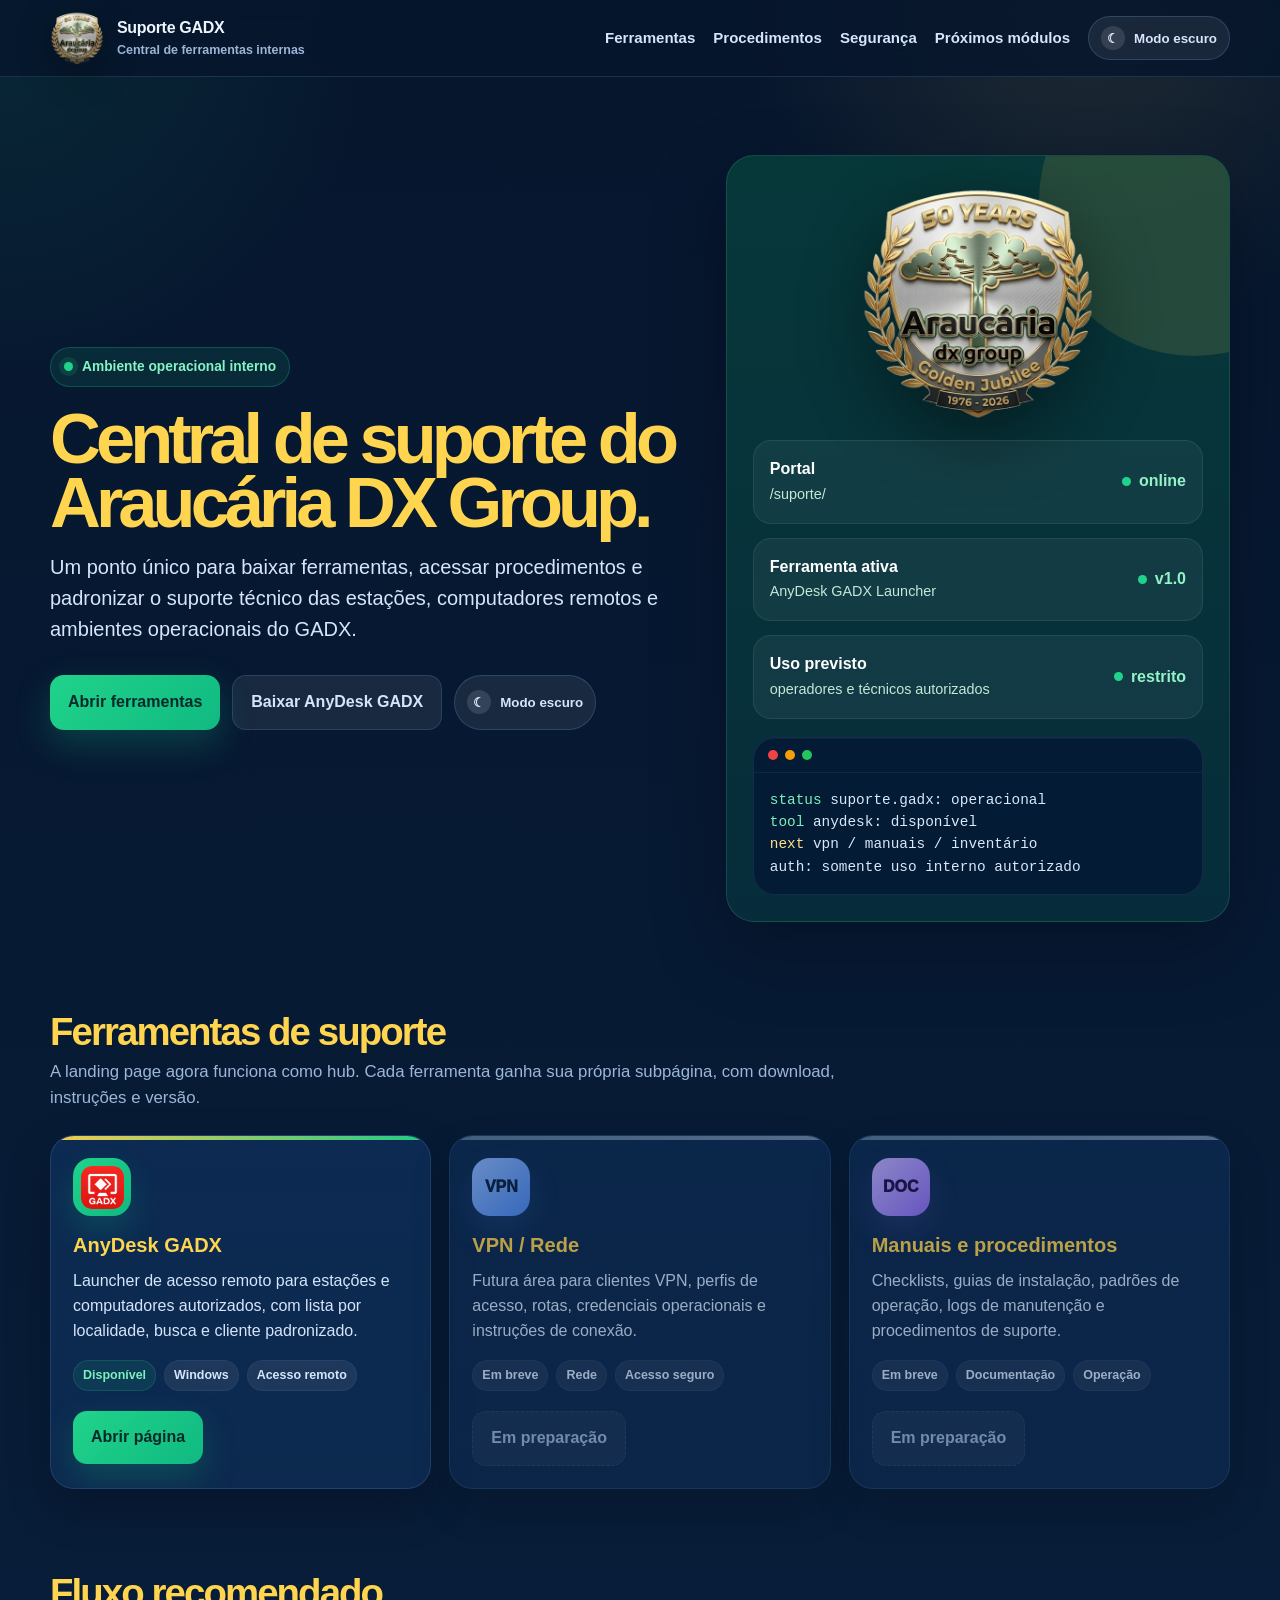
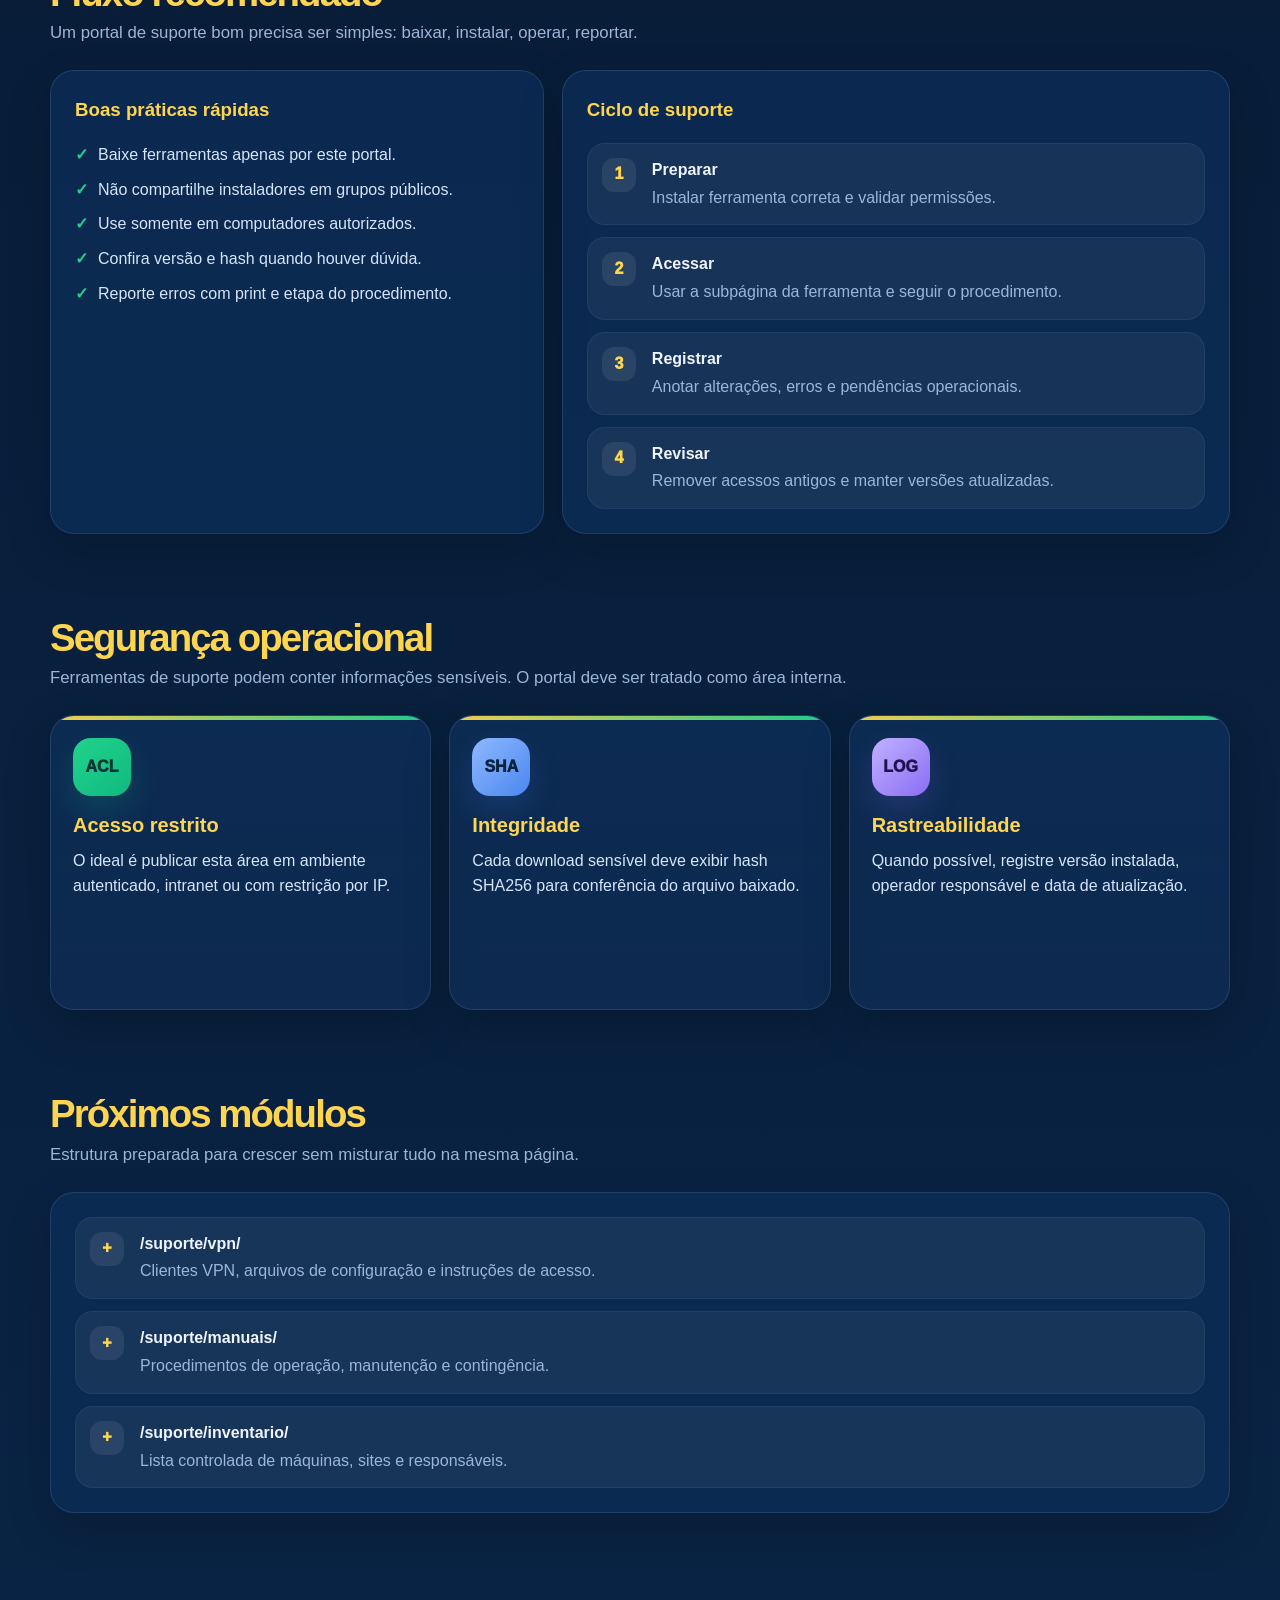
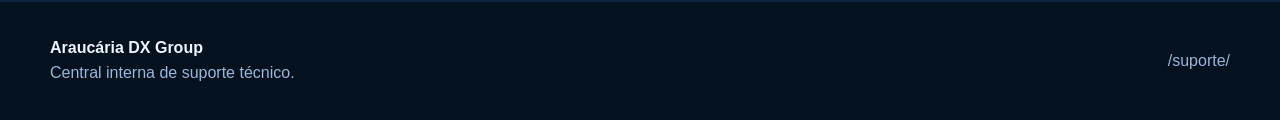
<file: portal/index.html>
<!doctype html>
<html lang="pt-BR" data-default-theme="dark">
<head>
  <meta charset="utf-8">
  <meta name="viewport" content="width=device-width, initial-scale=1">
  <title>Suporte GADX</title>
  <meta name="description" content="Portal de suporte do Araucária DX Group. Ferramentas, downloads e instruções para suporte interno.">
  <link rel="icon" href="assets/img/favicon.ico">
  <link rel="stylesheet" href="assets/css/support-dark.css">
</head>
<body>
  <header class="topbar">
    <div class="container nav">
      <a class="brand" href="./">
        <img class="brand-logo" src="assets/img/logo-gadx.png" alt="Araucária DX Group">
        <div>
          Suporte GADX
          <small>Central de ferramentas internas</small>
        </div>
      </a>
      <nav class="navlinks" aria-label="Navegação">
        <a href="#ferramentas">Ferramentas</a>
        <a href="#procedimentos">Procedimentos</a>
        <a href="#seguranca">Segurança</a>
        <a href="#proximos">Próximos módulos</a>
        <button class="theme-toggle" type="button" data-theme-toggle aria-pressed="true">
          <span class="theme-toggle-icon" data-theme-icon>☾</span>
          <span data-theme-label>Modo escuro</span>
        </button>
      </nav>
    </div>
  </header>

  <main>
    <section class="hero">
      <div class="container hero-grid">
        <div>
          <span class="badge">Ambiente operacional interno</span>
          <h1>Central de <span class="gradient-word">suporte</span> do Araucária DX Group.</h1>
          <p class="lead">
            Um ponto único para baixar ferramentas, acessar procedimentos e padronizar o suporte técnico
            das estações, computadores remotos e ambientes operacionais do GADX.
          </p>
          <div class="hero-actions">
            <a class="btn btn-primary" href="#ferramentas">Abrir ferramentas</a>
            <a class="btn btn-secondary" href="anydesk/">Baixar AnyDesk GADX</a>
            <button class="theme-toggle" type="button" data-theme-toggle aria-pressed="true">
              <span class="theme-toggle-icon" data-theme-icon>☾</span>
              <span data-theme-label>Modo escuro</span>
            </button>
          </div>
        </div>

        <aside class="hero-panel" aria-label="Status operacional">
          <div class="logo-showcase">
            <img src="assets/img/logo-gadx.png" alt="Logo Araucária DX Group">
          </div>
          <div class="status-card">
            <div class="status-row">
              <div>
                <strong>Portal</strong>
                <span>/suporte/</span>
              </div>
              <div class="status-value">online</div>
            </div>

            <div class="status-row">
              <div>
                <strong>Ferramenta ativa</strong>
                <span>AnyDesk GADX Launcher</span>
              </div>
              <div class="status-value">v1.0</div>
            </div>

            <div class="status-row">
              <div>
                <strong>Uso previsto</strong>
                <span>operadores e técnicos autorizados</span>
              </div>
              <div class="status-value">restrito</div>
            </div>
          </div>

          <div class="terminal">
            <div class="terminal-head">
              <div class="dot"></div><div class="dot"></div><div class="dot"></div>
            </div>
            <div class="terminal-body">
              <div><span class="ok">status</span> suporte.gadx: operacional</div>
              <div><span class="ok">tool</span> anydesk: disponível</div>
              <div><span class="warn">next</span> vpn / manuais / inventário</div>
              <div>auth: somente uso interno autorizado</div>
            </div>
          </div>
        </aside>
      </div>
    </section>

    <section id="ferramentas">
      <div class="container">
        <div class="section-head">
          <h2>Ferramentas de suporte</h2>
          <p>A landing page agora funciona como hub. Cada ferramenta ganha sua própria subpágina, com download, instruções e versão.</p>
        </div>

        <div class="tools-grid">
          <article class="tool-card">
            <div class="tool-icon"><img src="assets/img/gadx-anydesk-icon.png" alt=""></div>
            <h3>AnyDesk GADX</h3>
            <p>Launcher de acesso remoto para estações e computadores autorizados, com lista por localidade, busca e cliente padronizado.</p>
            <div class="tool-meta">
              <span class="pill green">Disponível</span>
              <span class="pill">Windows</span>
              <span class="pill">Acesso remoto</span>
            </div>
            <a class="btn btn-primary" href="anydesk/">Abrir página</a>
          </article>

          <article class="tool-card disabled">
            <div class="tool-icon blue">VPN</div>
            <h3>VPN / Rede</h3>
            <p>Futura área para clientes VPN, perfis de acesso, rotas, credenciais operacionais e instruções de conexão.</p>
            <div class="tool-meta">
              <span class="pill">Em breve</span>
              <span class="pill">Rede</span>
              <span class="pill">Acesso seguro</span>
            </div>
            <span class="btn btn-muted">Em preparação</span>
          </article>

          <article class="tool-card disabled">
            <div class="tool-icon purple">DOC</div>
            <h3>Manuais e procedimentos</h3>
            <p>Checklists, guias de instalação, padrões de operação, logs de manutenção e procedimentos de suporte.</p>
            <div class="tool-meta">
              <span class="pill">Em breve</span>
              <span class="pill">Documentação</span>
              <span class="pill">Operação</span>
            </div>
            <span class="btn btn-muted">Em preparação</span>
          </article>
        </div>
      </div>
    </section>

    <section id="procedimentos">
      <div class="container">
        <div class="section-head">
          <h2>Fluxo recomendado</h2>
          <p>Um portal de suporte bom precisa ser simples: baixar, instalar, operar, reportar.</p>
        </div>

        <div class="panel-grid">
          <div class="panel">
            <h3>Boas práticas rápidas</h3>
            <ul class="checklist">
              <li>Baixe ferramentas apenas por este portal.</li>
              <li>Não compartilhe instaladores em grupos públicos.</li>
              <li>Use somente em computadores autorizados.</li>
              <li>Confira versão e hash quando houver dúvida.</li>
              <li>Reporte erros com print e etapa do procedimento.</li>
            </ul>
          </div>

          <div class="panel">
            <h3>Ciclo de suporte</h3>
            <div class="roadmap">
              <div class="roadmap-item">
                <div class="num">1</div>
                <div><strong>Preparar</strong><p>Instalar ferramenta correta e validar permissões.</p></div>
              </div>
              <div class="roadmap-item">
                <div class="num">2</div>
                <div><strong>Acessar</strong><p>Usar a subpágina da ferramenta e seguir o procedimento.</p></div>
              </div>
              <div class="roadmap-item">
                <div class="num">3</div>
                <div><strong>Registrar</strong><p>Anotar alterações, erros e pendências operacionais.</p></div>
              </div>
              <div class="roadmap-item">
                <div class="num">4</div>
                <div><strong>Revisar</strong><p>Remover acessos antigos e manter versões atualizadas.</p></div>
              </div>
            </div>
          </div>
        </div>
      </div>
    </section>

    <section id="seguranca">
      <div class="container">
        <div class="section-head">
          <h2>Segurança operacional</h2>
          <p>Ferramentas de suporte podem conter informações sensíveis. O portal deve ser tratado como área interna.</p>
        </div>

        <div class="tools-grid">
          <article class="tool-card">
            <div class="tool-icon">ACL</div>
            <h3>Acesso restrito</h3>
            <p>O ideal é publicar esta área em ambiente autenticado, intranet ou com restrição por IP.</p>
          </article>

          <article class="tool-card">
            <div class="tool-icon blue">SHA</div>
            <h3>Integridade</h3>
            <p>Cada download sensível deve exibir hash SHA256 para conferência do arquivo baixado.</p>
          </article>

          <article class="tool-card">
            <div class="tool-icon purple">LOG</div>
            <h3>Rastreabilidade</h3>
            <p>Quando possível, registre versão instalada, operador responsável e data de atualização.</p>
          </article>
        </div>
      </div>
    </section>

    <section id="proximos">
      <div class="container">
        <div class="section-head">
          <h2>Próximos módulos</h2>
          <p>Estrutura preparada para crescer sem misturar tudo na mesma página.</p>
        </div>

        <div class="panel">
          <div class="roadmap">
            <div class="roadmap-item">
              <div class="num">+</div>
              <div><strong>/suporte/vpn/</strong><p>Clientes VPN, arquivos de configuração e instruções de acesso.</p></div>
            </div>
            <div class="roadmap-item">
              <div class="num">+</div>
              <div><strong>/suporte/manuais/</strong><p>Procedimentos de operação, manutenção e contingência.</p></div>
            </div>
            <div class="roadmap-item">
              <div class="num">+</div>
              <div><strong>/suporte/inventario/</strong><p>Lista controlada de máquinas, sites e responsáveis.</p></div>
            </div>
          </div>
        </div>
      </div>
    </section>
  </main>

  <footer class="footer">
    <div class="container footer-grid">
      <div><strong>Araucária DX Group</strong><br>Central interna de suporte técnico.</div>
      <div>/suporte/</div>
    </div>
  </footer>
  <script src="assets/js/theme.js"></script>
</body>
</html>
</file>
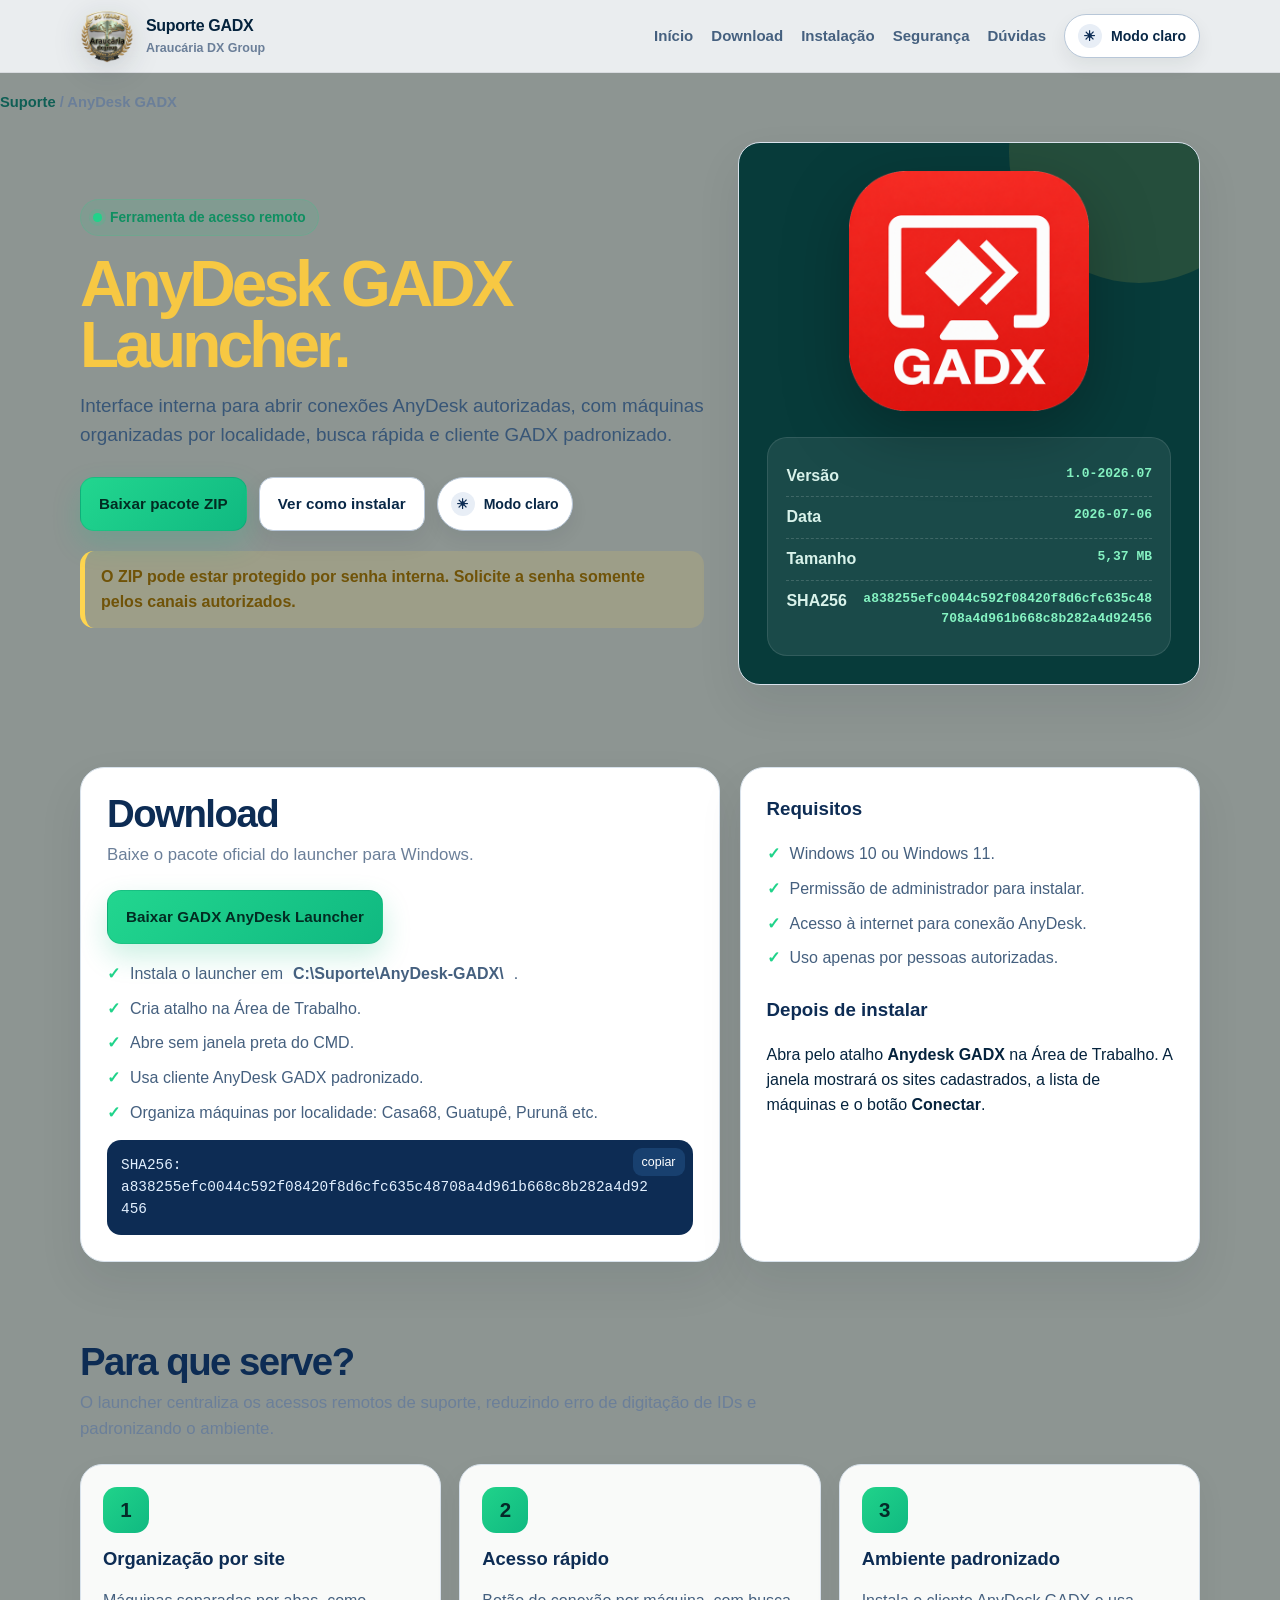
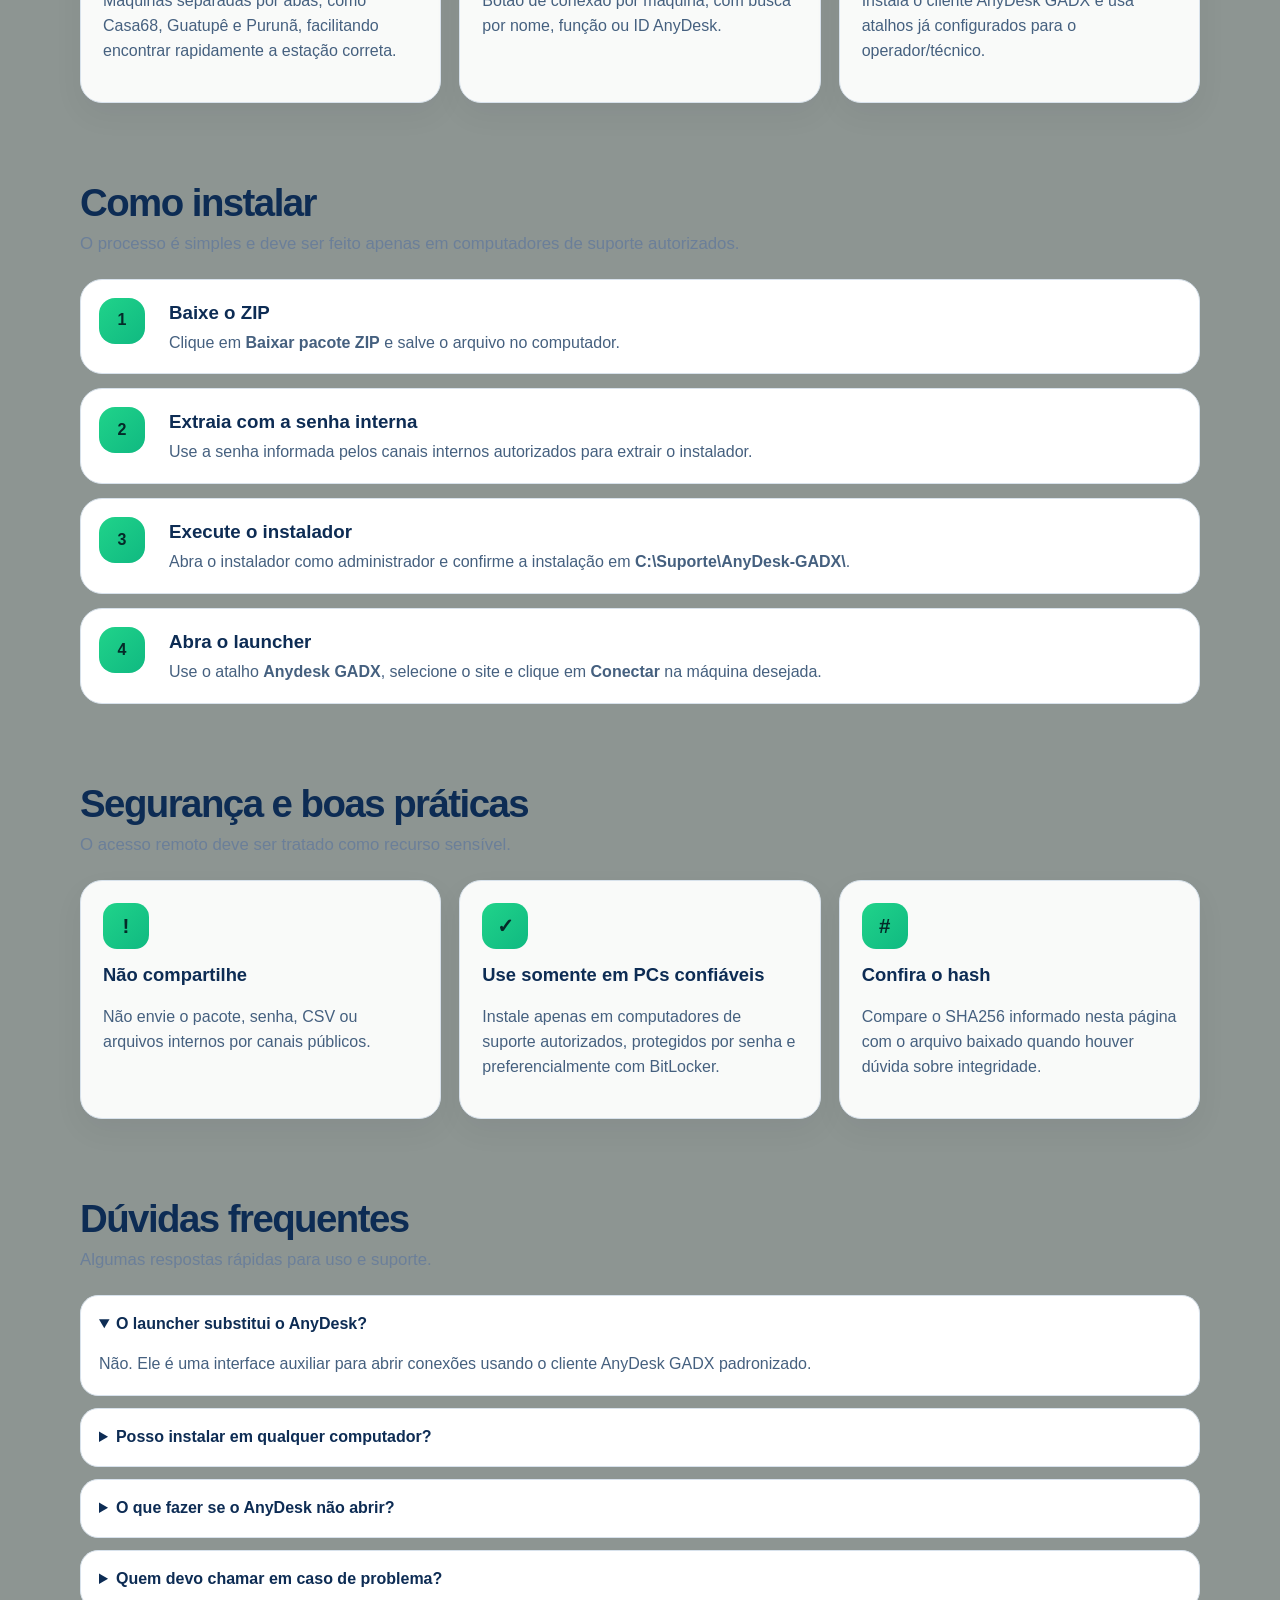
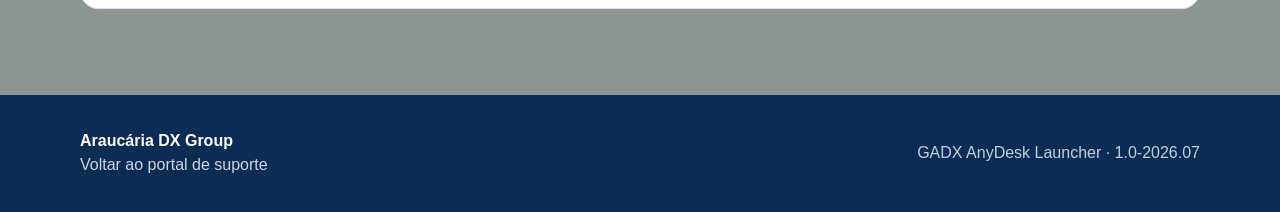
<file: portal/anydesk/index.html>
<!doctype html>
<html lang="pt-BR" data-default-theme="light">
<head>
  <meta charset="utf-8">
  <meta name="viewport" content="width=device-width, initial-scale=1">
  <title>AnyDesk GADX | Suporte GADX</title>
  <meta name="description" content="Download e instruções do AnyDesk GADX Launcher.">
  <link rel="icon" href="../assets/img/favicon.ico">
  <link rel="stylesheet" href="../assets/css/support.css">
</head>
<body>
  <header class="topbar">
    <div class="container nav">
      <a class="brand" href="../">
        <img class="brand-logo" src="../assets/img/logo-gadx.png" alt="Araucária DX Group">
        <div>
          Suporte GADX
          <small>Araucária DX Group</small>
        </div>
      </a>
      <nav class="navlinks" aria-label="Navegação">
        <a href="../">Início</a>
        <a href="#download">Download</a>
        <a href="#como-instalar">Instalação</a>
        <a href="#seguranca">Segurança</a>
        <a href="#duvidas">Dúvidas</a>
        <button class="theme-toggle" type="button" data-theme-toggle aria-pressed="false">
          <span class="theme-toggle-icon" data-theme-icon>☀</span>
          <span data-theme-label>Modo claro</span>
        </button>
      </nav>
    </div>
  </header>

  <main>
    <div class="container breadcrumb">
      <a href="../">Suporte</a> / AnyDesk GADX
    </div>

    <section class="hero">
      <div class="container hero-grid">
        <div>
          <span class="badge">Ferramenta de acesso remoto</span>
          <h1>AnyDesk GADX Launcher.</h1>
          <p class="lead">
            Interface interna para abrir conexões AnyDesk autorizadas, com máquinas organizadas por localidade,
            busca rápida e cliente GADX padronizado.
          </p>
          <div class="hero-actions">
            <a id="downloadButton" class="btn btn-primary" href="downloads/GADX-AnyDesk-Launcher-Setup.zip" download>Baixar pacote ZIP</a>
            <a class="btn btn-secondary" href="#como-instalar">Ver como instalar</a>
            <button class="theme-toggle" type="button" data-theme-toggle aria-pressed="false">
              <span class="theme-toggle-icon" data-theme-icon>☀</span>
              <span data-theme-label>Modo claro</span>
            </button>
          </div>
          <div class="warning">
            O ZIP pode estar protegido por senha interna. Solicite a senha somente pelos canais autorizados.
          </div>
        </div>

        <aside class="hero-card">
          <div class="app-preview">
            <img src="../assets/img/gadx-anydesk-icon.png" alt="Ícone do GADX AnyDesk Launcher">
          </div>
          <div class="version-box">
            <div class="version-row"><strong>Versão</strong><code id="appVersion">1.0-2026.07</code></div>
            <div class="version-row"><strong>Data</strong><code id="releaseDate">2026-07-06</code></div>
            <div class="version-row"><strong>Tamanho</strong><code id="installerSize">5,37 MB</code></div>
            <div class="version-row"><strong>SHA256</strong><code id="sha256Value">carregando...</code></div>
          </div>
        </aside>
      </div>
    </section>

    <section id="download">
      <div class="container download-panel">
        <div class="panel">
          <div class="section-head">
            <h2>Download</h2>
            <p>Baixe o pacote oficial do launcher para Windows.</p>
          </div>
          <a id="downloadButton2" class="btn btn-primary" href="downloads/GADX-AnyDesk-Launcher-Setup.zip" download>Baixar GADX AnyDesk Launcher</a>

          <ul class="checklist">
            <li>Instala o launcher em <strong>C:\Suporte\AnyDesk-GADX\</strong>.</li>
            <li>Cria atalho na Área de Trabalho.</li>
            <li>Abre sem janela preta do CMD.</li>
            <li>Usa cliente AnyDesk GADX padronizado.</li>
            <li>Organiza máquinas por localidade: Casa68, Guatupê, Purunã etc.</li>
          </ul>

          <div class="codebox">
            <button class="copy-btn" data-copy="#sha256Inline">copiar</button>
            SHA256: <span id="sha256Inline">carregando...</span>
          </div>
        </div>

        <div class="panel">
          <h3>Requisitos</h3>
          <ul class="checklist">
            <li>Windows 10 ou Windows 11.</li>
            <li>Permissão de administrador para instalar.</li>
            <li>Acesso à internet para conexão AnyDesk.</li>
            <li>Uso apenas por pessoas autorizadas.</li>
          </ul>

          <h3 style="margin-top: 24px;">Depois de instalar</h3>
          <p>
            Abra pelo atalho <strong>Anydesk GADX</strong> na Área de Trabalho.
            A janela mostrará os sites cadastrados, a lista de máquinas e o botão <strong>Conectar</strong>.
          </p>
        </div>
      </div>
    </section>

    <section id="para-que-serve">
      <div class="container">
        <div class="section-head">
          <h2>Para que serve?</h2>
          <p>O launcher centraliza os acessos remotos de suporte, reduzindo erro de digitação de IDs e padronizando o ambiente.</p>
        </div>

        <div class="cards">
          <article class="card">
            <div class="card-icon">1</div>
            <h3>Organização por site</h3>
            <p>Máquinas separadas por abas, como Casa68, Guatupê e Purunã, facilitando encontrar rapidamente a estação correta.</p>
          </article>

          <article class="card">
            <div class="card-icon">2</div>
            <h3>Acesso rápido</h3>
            <p>Botão de conexão por máquina, com busca por nome, função ou ID AnyDesk.</p>
          </article>

          <article class="card">
            <div class="card-icon">3</div>
            <h3>Ambiente padronizado</h3>
            <p>Instala o cliente AnyDesk GADX e usa atalhos já configurados para o operador/técnico.</p>
          </article>
        </div>
      </div>
    </section>

    <section id="como-instalar">
      <div class="container">
        <div class="section-head">
          <h2>Como instalar</h2>
          <p>O processo é simples e deve ser feito apenas em computadores de suporte autorizados.</p>
        </div>

        <div class="steps">
          <div class="step"><div><h3>Baixe o ZIP</h3><p>Clique em <strong>Baixar pacote ZIP</strong> e salve o arquivo no computador.</p></div></div>
          <div class="step"><div><h3>Extraia com a senha interna</h3><p>Use a senha informada pelos canais internos autorizados para extrair o instalador.</p></div></div>
          <div class="step"><div><h3>Execute o instalador</h3><p>Abra o instalador como administrador e confirme a instalação em <strong>C:\Suporte\AnyDesk-GADX\</strong>.</p></div></div>
          <div class="step"><div><h3>Abra o launcher</h3><p>Use o atalho <strong>Anydesk GADX</strong>, selecione o site e clique em <strong>Conectar</strong> na máquina desejada.</p></div></div>
        </div>
      </div>
    </section>

    <section id="seguranca">
      <div class="container">
        <div class="section-head">
          <h2>Segurança e boas práticas</h2>
          <p>O acesso remoto deve ser tratado como recurso sensível.</p>
        </div>

        <div class="cards">
          <article class="card">
            <div class="card-icon">!</div>
            <h3>Não compartilhe</h3>
            <p>Não envie o pacote, senha, CSV ou arquivos internos por canais públicos.</p>
          </article>

          <article class="card">
            <div class="card-icon">✓</div>
            <h3>Use somente em PCs confiáveis</h3>
            <p>Instale apenas em computadores de suporte autorizados, protegidos por senha e preferencialmente com BitLocker.</p>
          </article>

          <article class="card">
            <div class="card-icon">#</div>
            <h3>Confira o hash</h3>
            <p>Compare o SHA256 informado nesta página com o arquivo baixado quando houver dúvida sobre integridade.</p>
          </article>
        </div>
      </div>
    </section>

    <section id="duvidas">
      <div class="container">
        <div class="section-head">
          <h2>Dúvidas frequentes</h2>
          <p>Algumas respostas rápidas para uso e suporte.</p>
        </div>

        <div class="accordion">
          <details open>
            <summary>O launcher substitui o AnyDesk?</summary>
            <p>Não. Ele é uma interface auxiliar para abrir conexões usando o cliente AnyDesk GADX padronizado.</p>
          </details>
          <details>
            <summary>Posso instalar em qualquer computador?</summary>
            <p>Não. A instalação deve ser feita somente em equipamentos autorizados para suporte interno.</p>
          </details>
          <details>
            <summary>O que fazer se o AnyDesk não abrir?</summary>
            <p>Verifique se o instalador foi concluído, se o Windows não bloqueou o arquivo e se existe conexão com a internet.</p>
          </details>
          <details>
            <summary>Quem devo chamar em caso de problema?</summary>
            <p>Entre em contato com o suporte interno: <strong id="supportContact">suporte@araucariadx.com</strong>.</p>
          </details>
        </div>
      </div>
    </section>
  </main>

  <footer class="footer">
    <div class="container footer-grid">
      <div>
        <strong id="organization">Araucária DX Group</strong><br>
        <a href="../" style="color:#cbd5e1;text-decoration:none;">Voltar ao portal de suporte</a>
      </div>
      <div>
        <span id="appName">GADX AnyDesk Launcher</span> · <span id="appVersionFooter">v1.0</span>
      </div>
    </div>
  </footer>

  <script src="../assets/js/theme.js"></script>
  <script src="assets/js/config.js"></script>
  <script src="assets/js/anydesk.js"></script>
</body>
</html>
</file>
<file: portal/assets/css/support-dark.css>
:root {
  --bg: #071a33;
  --bg-2: #0a2445;
  --panel: rgba(14, 43, 82, .92);
  --panel-2: rgba(21, 58, 106, .78);
  --line: rgba(92, 133, 186, .28);
  --text: #eef5ff;
  --muted: #9cb6d8;
  --soft: #d6e5fb;

  --yellow: #ffd54f;
  --yellow-deep: #f7c843;
  --green: #20d38a;
  --green-deep: #10b981;
  --teal: #073b3a;
  --hero-dark: #06393a;
  --navy: #0d2c54;
  --navy-2: #123865;
  --shadow: 0 28px 70px rgba(1, 7, 18, .34);
  --radius: 24px;
}

* { box-sizing: border-box; }
html { scroll-behavior: smooth; }

body {
  margin: 0;
  color: var(--text);
  font-family: Inter, Segoe UI, Roboto, Arial, sans-serif;
  line-height: 1.55;
  background:
    radial-gradient(circle at top left, rgba(32, 211, 138, .10), transparent 24rem),
    radial-gradient(circle at 85% 0%, rgba(255, 213, 79, .10), transparent 22rem),
    linear-gradient(180deg, #06162d 0%, #0a2445 100%);
}

a { color: inherit; }
.container { width: min(1180px, calc(100% - 40px)); margin: 0 auto; }

.topbar {
  position: sticky;
  top: 0;
  z-index: 20;
  backdrop-filter: blur(14px);
  background: rgba(6, 22, 45, .84);
  border-bottom: 1px solid rgba(92, 133, 186, .24);
}

.nav {
  min-height: 76px;
  display: flex;
  align-items: center;
  justify-content: space-between;
  gap: 16px;
}

.brand {
  display: flex;
  align-items: center;
  gap: 13px;
  font-weight: 900;
  letter-spacing: -.02em;
  text-decoration: none;
  color: var(--text);
}

.brand small {
  display: block;
  color: var(--muted);
  font-weight: 650;
  font-size: .78rem;
  letter-spacing: 0;
}

.brand-logo {
  width: 54px;
  height: 54px;
  object-fit: contain;
  filter: drop-shadow(0 10px 18px rgba(0,0,0,.35));
}

.navlinks {
  display: flex;
  align-items: center;
  gap: 18px;
  color: var(--soft);
  font-size: .94rem;
  font-weight: 750;
}

.navlinks a {
  text-decoration: none;
  color: var(--soft);
}

.navlinks a:hover { color: var(--yellow); }

.theme-toggle {
  display: inline-flex;
  align-items: center;
  gap: 9px;
  min-width: 136px;
  justify-content: center;
  border: 1px solid rgba(92,133,186,.32);
  border-radius: 999px;
  padding: 9px 12px;
  background: rgba(255,255,255,.07);
  color: var(--soft);
  font-weight: 850;
  cursor: pointer;
  transition: .18s ease;
}

.theme-toggle:hover {
  color: #fff;
  background: rgba(255,255,255,.10);
  transform: translateY(-1px);
}

.theme-toggle-icon {
  display: inline-grid;
  place-items: center;
  width: 24px;
  height: 24px;
  border-radius: 999px;
  background: rgba(255,255,255,.12);
}

.hero { padding: 78px 0 48px; }

.hero-grid {
  display: grid;
  grid-template-columns: 1.12fr .88fr;
  gap: 34px;
  align-items: center;
}

.badge {
  display: inline-flex;
  align-items: center;
  gap: 9px;
  padding: 8px 13px;
  border: 1px solid rgba(32,211,138,.24);
  border-radius: 999px;
  background: rgba(32,211,138,.10);
  color: #85f3c2;
  font-weight: 850;
  font-size: .86rem;
}

.badge::before {
  content: "";
  width: 9px;
  height: 9px;
  border-radius: 50%;
  background: var(--green);
  box-shadow: 0 0 0 5px rgba(32,211,138,.13);
}

h1 {
  margin: 20px 0 16px;
  max-width: 900px;
  font-size: clamp(2.45rem, 5.5vw, 5.6rem);
  line-height: .92;
  letter-spacing: -.07em;
  color: var(--yellow);
}

.gradient-word {
  color: var(--yellow);
}

.lead {
  margin: 0;
  max-width: 760px;
  color: var(--soft);
  font-size: clamp(1.05rem, 1.8vw, 1.25rem);
}

.hero-actions {
  display: flex;
  flex-wrap: wrap;
  gap: 12px;
  margin-top: 30px;
}

.btn {
  display: inline-flex;
  align-items: center;
  justify-content: center;
  gap: 10px;
  border: 0;
  border-radius: 14px;
  padding: 14px 18px;
  cursor: pointer;
  text-decoration: none;
  font-weight: 900;
  transition: .18s ease;
}

.btn:hover { transform: translateY(-1px); }

.btn-primary {
  color: #052a29;
  background: linear-gradient(135deg, var(--green), var(--green-deep));
  box-shadow: 0 14px 34px rgba(16,185,129,.25);
}

.btn-secondary {
  color: var(--soft);
  background: rgba(255,255,255,.07);
  border: 1px solid rgba(92,133,186,.26);
}

.btn-muted {
  color: var(--muted);
  background: rgba(255,255,255,.05);
  border: 1px dashed rgba(92,133,186,.20);
  cursor: not-allowed;
}

.hero-panel {
  position: relative;
  min-height: 430px;
  padding: 26px;
  border-radius: 28px;
  background: linear-gradient(180deg, rgba(7,58,58,.94), rgba(7,47,60,.90));
  border: 1px solid rgba(82, 205, 146, .18);
  box-shadow: var(--shadow);
  overflow: hidden;
}

.hero-panel::before {
  content: "";
  position: absolute;
  width: 310px;
  height: 310px;
  right: -120px;
  top: -110px;
  border-radius: 50%;
  background: rgba(255,213,79,.12);
}

.logo-showcase {
  position: relative;
  display: grid;
  place-items: center;
  min-height: 210px;
  margin-bottom: 18px;
}

.logo-showcase::before {
  content: "";
  position: absolute;
  width: 230px;
  height: 230px;
  border-radius: 50%;
  background: radial-gradient(circle, rgba(255,255,255,.12), transparent 66%);
}

.logo-showcase img {
  position: relative;
  width: min(240px, 78%);
  height: auto;
  filter: drop-shadow(0 22px 35px rgba(0,0,0,.45));
}

.status-card {
  position: relative;
  display: grid;
  gap: 14px;
}

.status-row {
  display: flex;
  justify-content: space-between;
  gap: 18px;
  align-items: center;
  padding: 16px;
  border-radius: 18px;
  background: rgba(255,255,255,.05);
  border: 1px solid rgba(131, 182, 150, .14);
}

.status-row strong { display: block; color: #fff; }
.status-row span { color: #c5e7d8; font-size: .9rem; }

.status-value {
  display: inline-flex;
  align-items: center;
  gap: 8px;
  color: #94f2c7;
  font-weight: 900;
  white-space: nowrap;
}

.status-value::before {
  content: "";
  width: 9px;
  height: 9px;
  border-radius: 50%;
  background: var(--green);
}

.terminal {
  margin-top: 18px;
  border-radius: 22px;
  background: #031b34;
  border: 1px solid rgba(92,133,186,.16);
  overflow: hidden;
  box-shadow: inset 0 1px 0 rgba(255,255,255,.04);
}

.terminal-head {
  display: flex;
  align-items: center;
  gap: 7px;
  padding: 12px 14px;
  border-bottom: 1px solid rgba(92,133,186,.12);
}

.dot { width: 10px; height: 10px; border-radius: 50%; background: #ef4444; }
.dot:nth-child(2) { background: #f59e0b; }
.dot:nth-child(3) { background: #22c55e; }

.terminal-body {
  padding: 16px;
  font-family: Consolas, Menlo, monospace;
  color: #d9e8fb;
  font-size: .9rem;
}
.terminal-body .ok { color: #7bf0bc; }
.terminal-body .warn { color: #ffe28a; }

section { padding: 42px 0; }

.section-head {
  max-width: 800px;
  margin-bottom: 24px;
}

.section-head h2 {
  margin: 0 0 8px;
  font-size: clamp(1.9rem, 3vw, 3rem);
  line-height: 1.02;
  letter-spacing: -.05em;
  color: var(--yellow);
}

.section-head p {
  margin: 0;
  color: var(--muted);
  font-size: 1.05rem;
}

.tools-grid {
  display: grid;
  grid-template-columns: repeat(3, 1fr);
  gap: 18px;
}

.tool-card {
  position: relative;
  min-height: 295px;
  padding: 22px;
  border-radius: var(--radius);
  background: linear-gradient(180deg, rgba(13,44,84,.94), rgba(14,43,82,.88));
  border: 1px solid rgba(92,133,186,.24);
  box-shadow: 0 18px 45px rgba(0,0,0,.22);
  overflow: hidden;
}

.tool-card::before {
  content: "";
  position: absolute;
  inset: 0 0 auto;
  height: 4px;
  background: linear-gradient(90deg, var(--yellow), var(--green));
  opacity: .95;
}

.tool-card.disabled::before {
  background: linear-gradient(90deg, #5c7b9d, #7992b0);
}

.tool-card.disabled { opacity: .72; }

.tool-icon {
  display: inline-grid;
  place-items: center;
  width: 58px;
  height: 58px;
  border-radius: 18px;
  color: #083536;
  background: linear-gradient(135deg, var(--green), var(--green-deep));
  font-weight: 950;
  box-shadow: 0 14px 30px rgba(16,185,129,.20);
  margin-bottom: 14px;
}

.tool-icon.blue {
  background: linear-gradient(135deg, #8fb8ff, #4a87ef);
  color: #08233f;
  box-shadow: 0 14px 30px rgba(74,135,239,.18);
}
.tool-icon.purple {
  background: linear-gradient(135deg, #c1b1ff, #8a6df5);
  color: #21124e;
  box-shadow: 0 14px 30px rgba(138,109,245,.18);
}
.tool-icon img { width: 43px; height: 43px; border-radius: 11px; }

.tool-card h3 { margin: 0 0 8px; font-size: 1.25rem; color: var(--yellow); }
.tool-card p { margin: 0; color: var(--soft); }

.tool-meta {
  display: flex;
  flex-wrap: wrap;
  gap: 8px;
  margin: 16px 0 20px;
}

.pill {
  display: inline-flex;
  padding: 5px 9px;
  border-radius: 999px;
  background: rgba(255,255,255,.07);
  color: var(--soft);
  font-size: .78rem;
  font-weight: 850;
  border: 1px solid rgba(92,133,186,.12);
}

.pill.green {
  color: #7bf0bc;
  background: rgba(32,211,138,.10);
  border-color: rgba(32,211,138,.18);
}

.panel-grid {
  display: grid;
  grid-template-columns: .85fr 1.15fr;
  gap: 18px;
}

.panel {
  padding: 24px;
  border-radius: var(--radius);
  background: rgba(13,44,84,.90);
  border: 1px solid rgba(92,133,186,.24);
  box-shadow: 0 18px 45px rgba(0,0,0,.18);
}

.panel h3 {
  margin-top: 0;
  color: var(--yellow);
}

.checklist {
  padding-left: 0;
  list-style: none;
  margin: 18px 0 0;
}

.checklist li {
  display: flex;
  gap: 10px;
  margin: 10px 0;
  color: var(--soft);
}

.checklist li::before {
  content: "✓";
  color: var(--green);
  font-weight: 900;
}

.roadmap {
  display: grid;
  gap: 12px;
}

.roadmap-item {
  display: grid;
  grid-template-columns: 38px 1fr;
  gap: 12px;
  padding: 14px;
  border-radius: 18px;
  background: rgba(255,255,255,.05);
  border: 1px solid rgba(92,133,186,.14);
}

.roadmap-item .num {
  width: 34px;
  height: 34px;
  display: grid;
  place-items: center;
  border-radius: 12px;
  background: rgba(255,255,255,.08);
  color: var(--yellow);
  font-weight: 950;
}

.roadmap-item strong { color: var(--text); }
.roadmap-item p { margin: 3px 0 0; color: var(--muted); }

.footer {
  margin-top: 46px;
  padding: 34px 0;
  color: #9cb6d8;
  background: #04111f;
  border-top: 1px solid rgba(92,133,186,.14);
}

.footer-grid {
  display: flex;
  justify-content: space-between;
  gap: 22px;
  align-items: center;
}

.footer strong { color: var(--text); }

body[data-theme="light"] {
  --text: #05233d;
  --muted: #6b7f99;
  --soft: #2c476a;
  background: #edf0ef;
}

body[data-theme="light"] .topbar {
  background: rgba(248,250,252,.90);
  border-bottom-color: rgba(15,23,42,.08);
}

body[data-theme="light"] .brand,
body[data-theme="light"] .navlinks a {
  color: #05233d;
}

body[data-theme="light"] .theme-toggle {
  background: #fff;
  color: #16375b;
  border-color: rgba(15,23,42,.10);
}

body[data-theme="light"] .theme-toggle-icon {
  background: #eef2f7;
}

body[data-theme="light"] .hero-panel {
  background: linear-gradient(180deg, #043d3c 0%, #063233 100%);
  border-color: rgba(16,185,129,.18);
}

body[data-theme="light"] .tool-card,
body[data-theme="light"] .panel {
  background: #fdfefe;
  border-color: #d6dee8;
  box-shadow: 0 18px 40px rgba(15,23,42,.08);
}

body[data-theme="light"] .tool-card h3,
body[data-theme="light"] .panel h3,
body[data-theme="light"] .section-head h2,
body[data-theme="light"] h1 {
  color: var(--yellow-deep);
}

body[data-theme="light"] .tool-card p,
body[data-theme="light"] .section-head p,
body[data-theme="light"] .roadmap-item p,
body[data-theme="light"] .checklist li {
  color: #4d6481;
}

body[data-theme="light"] .roadmap-item,
body[data-theme="light"] .status-row {
  background: #f5f7fb;
  border-color: #d9e2ec;
}

body[data-theme="light"] .status-row strong,
body[data-theme="light"] .roadmap-item strong {
  color: #082746;
}

body[data-theme="light"] .terminal {
  background: #0c274a;
}

body[data-theme="light"] .footer {
  background: #08233f;
  color: #bcd0e5;
}

@media (max-width: 900px) {
  .nav { min-height: auto; padding: 14px 0; align-items: flex-start; }
  .navlinks { display: none; }
  .hero { padding-top: 46px; }
  .hero-grid, .tools-grid, .panel-grid { grid-template-columns: 1fr; }
  .container { width: min(100% - 26px, 1180px); }
  .footer-grid { display: block; }
}


/* v4.1 - ajuste de contraste dos botões no modo claro */
body[data-theme="light"] .btn {
  font-size: .95rem;
  letter-spacing: .005em;
}

body[data-theme="light"] .btn-primary {
  color: #022c22;
  background: linear-gradient(135deg, #22d68f 0%, #10b981 100%);
  border: 1px solid rgba(5, 105, 77, .16);
  box-shadow: 0 12px 28px rgba(16, 185, 129, .24);
  text-shadow: none;
}

body[data-theme="light"] .btn-primary:hover {
  background: linear-gradient(135deg, #2ee49d 0%, #0fae79 100%);
}

body[data-theme="light"] .btn-secondary {
  color: #082746;
  background: #ffffff;
  border: 1px solid #b8c7d8;
  box-shadow: 0 10px 24px rgba(15, 23, 42, .08);
}

body[data-theme="light"] .btn-secondary:hover {
  color: #05233d;
  border-color: #8fa6bf;
  background: #f8fbff;
}

body[data-theme="light"] .btn-muted {
  color: #506987;
  background: #f8fbff;
  border: 1px dashed #b8c7d8;
  box-shadow: none;
}

body[data-theme="light"] .theme-toggle {
  color: #082746;
  background: #ffffff;
  border: 1px solid #b8c7d8;
  box-shadow: 0 8px 18px rgba(15, 23, 42, .07);
  font-size: .88rem;
}

body[data-theme="light"] .theme-toggle:hover {
  color: #06393a;
  border-color: #8fa6bf;
  background: #f8fbff;
}

body[data-theme="light"] .theme-toggle-icon {
  color: #0d2c54;
  background: #e8eef6;
}

body[data-theme="light"] .pill {
  color: #36516f;
  background: #f4f8fc;
  border-color: #d4deea;
}

body[data-theme="light"] .pill.green {
  color: #08734f;
  background: #dcfce7;
  border-color: #bbf7d0;
}

body[data-theme="light"] .tool-icon {
  color: #022c22;
}

body[data-theme="light"] .tool-icon.blue {
  color: #082746;
}

body[data-theme="light"] .tool-icon.purple {
  color: #21124e;
}


/* v4.2 - ajuste do badge "Ambiente operacional interno" no modo claro */
body[data-theme="light"] .badge {
  color: #f0fff9;
  background: linear-gradient(135deg, #159a74 0%, #0f7f61 100%);
  border: 1px solid rgba(8, 102, 78, .28);
  box-shadow: 0 8px 18px rgba(15, 127, 97, .18);
}

body[data-theme="light"] .badge::before {
  background: #b9ffd8;
  box-shadow: 0 0 0 4px rgba(185, 255, 216, .18);
}


/* v4.3 - background solicitado para tema claro */
body[data-theme="light"] {
  background: #8d9592;
}
</file>
<file: portal/assets/css/support.css>
:root {
  --yellow: #ffd54f;
  --yellow-deep: #f7c843;
  --green: #20d38a;
  --green-deep: #10b981;
  --navy: #0d2c54;
  --navy-2: #123865;
  --teal-dark: #043d3c;
  --line: #d8e2ec;
  --ink: #05233d;
  --ink-soft: #45607f;
  --muted: #6b7f99;
  --panel: #ffffff;
  --panel-soft: #f6f9fc;
  --bg: #eef0ef;
  --shadow: 0 20px 45px rgba(15, 23, 42, .08);
  --radius: 22px;
}

* { box-sizing: border-box; }
html { scroll-behavior: smooth; }

body {
  margin: 0;
  color: var(--ink);
  font-family: Inter, Segoe UI, Roboto, Arial, sans-serif;
  line-height: 1.55;
  background: linear-gradient(180deg, #eef0ef 0%, #e8eceb 100%);
}

a { color: inherit; }
.container { width: min(1120px, calc(100% - 40px)); margin: 0 auto; }

.topbar {
  position: sticky;
  top: 0;
  z-index: 20;
  backdrop-filter: blur(14px);
  background: rgba(248,250,252,.88);
  border-bottom: 1px solid rgba(15,23,42,.08);
}

.nav {
  height: 72px;
  display: flex;
  align-items: center;
  justify-content: space-between;
  gap: 16px;
}

.brand {
  display: flex;
  align-items: center;
  gap: 12px;
  font-weight: 800;
  letter-spacing: -.02em;
  text-decoration: none;
  color: var(--ink);
}

.brand small {
  display: block;
  color: var(--muted);
  font-weight: 600;
  font-size: .78rem;
  letter-spacing: 0;
}

.brand-logo {
  width: 54px;
  height: 54px;
  object-fit: contain;
  filter: drop-shadow(0 8px 15px rgba(15,23,42,.16));
}

.navlinks {
  display: flex;
  align-items: center;
  gap: 18px;
  color: var(--ink-soft);
  font-size: .94rem;
  font-weight: 700;
}

.navlinks a {
  text-decoration: none;
}

.navlinks a:hover {
  color: #0f5f55;
}

.theme-toggle {
  display: inline-flex;
  align-items: center;
  gap: 9px;
  min-width: 136px;
  justify-content: center;
  border: 1px solid var(--line);
  border-radius: 999px;
  padding: 9px 12px;
  background: #fff;
  color: var(--ink-soft);
  font-weight: 850;
  cursor: pointer;
  transition: .18s ease;
}

.theme-toggle:hover {
  color: #0f5f55;
  transform: translateY(-1px);
}

.theme-toggle-icon {
  display: inline-grid;
  place-items: center;
  width: 24px;
  height: 24px;
  border-radius: 999px;
  background: #f1f5f9;
}

.hero {
  padding: 28px 0 42px;
}

.breadcrumb {
  margin: 18px 0 0;
  color: var(--muted);
  font-size: .92rem;
  font-weight: 700;
}

.breadcrumb a {
  text-decoration: none;
  color: #0f5f55;
}

.hero-grid {
  display: grid;
  grid-template-columns: 1.15fr .85fr;
  gap: 34px;
  align-items: center;
}

.badge {
  display: inline-flex;
  align-items: center;
  gap: 8px;
  padding: 7px 12px;
  border: 1px solid rgba(32,211,138,.18);
  border-radius: 999px;
  background: rgba(32,211,138,.10);
  color: #0f8f61;
  font-weight: 800;
  font-size: .86rem;
}

.badge::before {
  content: "";
  width: 9px;
  height: 9px;
  border-radius: 50%;
  background: var(--green);
  box-shadow: 0 0 0 4px rgba(32,211,138,.15);
}

h1 {
  margin: 18px 0 14px;
  max-width: 780px;
  font-size: clamp(2.15rem, 5vw, 4.4rem);
  line-height: .96;
  letter-spacing: -.06em;
  color: var(--yellow-deep);
}

.lead {
  margin: 0;
  max-width: 680px;
  color: #385677;
  font-size: clamp(1.05rem, 1.8vw, 1.18rem);
}

.hero-actions {
  display: flex;
  flex-wrap: wrap;
  gap: 12px;
  margin-top: 28px;
}

.btn {
  display: inline-flex;
  align-items: center;
  justify-content: center;
  gap: 10px;
  border: 0;
  border-radius: 14px;
  padding: 14px 18px;
  cursor: pointer;
  text-decoration: none;
  font-weight: 900;
  box-shadow: 0 10px 24px rgba(15,23,42,.08);
  transition: .18s ease;
}

.btn:hover { transform: translateY(-1px); }

.btn-primary {
  color: #052a29;
  background: linear-gradient(135deg, var(--green), var(--green-deep));
}

.btn-secondary {
  color: var(--ink);
  background: #fff;
  border: 1px solid var(--line);
}

.hero-card {
  position: relative;
  padding: 28px;
  border: 1px solid #d9e2ec;
  border-radius: 22px;
  background: #073b3a;
  box-shadow: var(--shadow);
  overflow: hidden;
}

.hero-card::before {
  content: "";
  position: absolute;
  inset: -120px -70px auto auto;
  width: 260px;
  height: 260px;
  border-radius: 999px;
  background: rgba(255,213,79,.12);
}

.app-preview {
  position: relative;
  text-align: center;
}

.app-preview img {
  width: min(240px, 70%);
  max-width: 100%;
  filter: drop-shadow(0 20px 32px rgba(0,0,0,.25));
}

.version-box {
  margin-top: 18px;
  text-align: left;
  padding: 18px;
  border-radius: 20px;
  background: rgba(255,255,255,.08);
  border: 1px solid rgba(255,255,255,.10);
}

.version-row {
  display: flex;
  justify-content: space-between;
  gap: 12px;
  padding: 8px 0;
  border-bottom: 1px dashed rgba(255,255,255,.16);
}

.version-row:last-child { border-bottom: 0; }
.version-row strong { color: #d8f2ea; }
.version-row code { overflow-wrap: anywhere; text-align: right; color: #85f3c2; font-weight: 800; }

.warning {
  margin: 20px 0 0;
  padding: 14px 16px;
  border-left: 5px solid var(--yellow);
  border-radius: 14px;
  background: rgba(255,213,79,.14);
  color: #705308;
  font-weight: 650;
}

section { padding: 40px 0; }

.section-head {
  max-width: 760px;
  margin-bottom: 22px;
}

.section-head h2 {
  margin: 0 0 8px;
  font-size: clamp(1.8rem, 3vw, 2.7rem);
  line-height: 1.04;
  letter-spacing: -.04em;
  color: #0d2c54;
}

.section-head p {
  margin: 0;
  color: var(--muted);
  font-size: 1.05rem;
}

.cards {
  display: grid;
  grid-template-columns: repeat(3, 1fr);
  gap: 18px;
}

.card {
  padding: 22px;
  border-radius: var(--radius);
  background: rgba(255,255,255,.95);
  border: 1px solid #d8e2ec;
  box-shadow: 0 12px 30px rgba(15, 23, 42, .05);
}

.card-icon {
  display: inline-grid;
  place-items: center;
  width: 46px;
  height: 46px;
  border-radius: 14px;
  color: #052a29;
  background: linear-gradient(135deg, var(--green), var(--green-deep));
  font-size: 1.28rem;
  font-weight: 900;
  margin-bottom: 12px;
}

.card h3 {
  margin: 0 0 8px;
  font-size: 1.15rem;
  color: #0d2c54;
}

.card p, .card li {
  color: var(--ink-soft);
}

.steps {
  counter-reset: step;
  display: grid;
  gap: 14px;
}

.step {
  counter-increment: step;
  display: grid;
  grid-template-columns: 54px 1fr;
  gap: 16px;
  padding: 18px;
  border-radius: var(--radius);
  border: 1px solid #d8e2ec;
  background: #fff;
}

.step::before {
  content: counter(step);
  display: grid;
  place-items: center;
  width: 46px;
  height: 46px;
  border-radius: 16px;
  color: #052a29;
  font-weight: 900;
  background: linear-gradient(135deg, var(--green), var(--green-deep));
}

.step h3 { margin: 0 0 4px; color: #0d2c54; }
.step p { margin: 0; color: var(--ink-soft); }

.download-panel {
  display: grid;
  grid-template-columns: 1fr .72fr;
  gap: 20px;
  align-items: stretch;
}

.panel {
  padding: 26px;
  border-radius: 24px;
  border: 1px solid #d8e2ec;
  background: #fff;
  box-shadow: var(--shadow);
}

.panel h2, .panel h3 {
  margin-top: 0;
  color: #0d2c54;
}

.checklist {
  padding-left: 0;
  list-style: none;
  margin: 18px 0 0;
}

.checklist li {
  display: flex;
  gap: 10px;
  margin: 10px 0;
  color: var(--ink-soft);
}

.checklist li::before {
  content: "✓";
  color: var(--green);
  font-weight: 900;
}

.codebox {
  position: relative;
  margin-top: 14px;
  padding: 14px 44px 14px 14px;
  border-radius: 14px;
  background: #0d2c54;
  color: #e2f0ff;
  overflow-wrap: anywhere;
  font-family: Consolas, Menlo, monospace;
  font-size: .9rem;
}

.copy-btn {
  position: absolute;
  top: 8px;
  right: 8px;
  border: 0;
  border-radius: 9px;
  padding: 7px 9px;
  background: #18406f;
  color: #fff;
  cursor: pointer;
  font-size: .78rem;
}

.accordion {
  display: grid;
  gap: 12px;
}

details {
  border: 1px solid #d8e2ec;
  border-radius: 18px;
  background: #fff;
  overflow: hidden;
}

summary {
  cursor: pointer;
  padding: 16px 18px;
  font-weight: 900;
  color: #0d2c54;
}

details p {
  margin: 0;
  padding: 0 18px 18px;
  color: var(--ink-soft);
}

.footer {
  margin-top: 46px;
  padding: 34px 0;
  color: #bfd0e2;
  background: #0d2c54;
}

.footer-grid {
  display: flex;
  justify-content: space-between;
  gap: 22px;
  align-items: center;
}

.footer strong { color: #fff; }

/* Dark mode */
body[data-theme="dark"] {
  --line: rgba(92,133,186,.22);
  --ink: #eef5ff;
  --ink-soft: #d6e5fb;
  --muted: #9cb6d8;
  --panel: rgba(14, 43, 82, .92);
  --panel-soft: rgba(21, 58, 106, .78);
  --bg: #071a33;
  background: linear-gradient(180deg, #06162d 0%, #0a2445 100%);
}

body[data-theme="dark"] .topbar {
  background: rgba(6,22,45,.84);
  border-bottom-color: rgba(92,133,186,.24);
}

body[data-theme="dark"] .brand,
body[data-theme="dark"] .navlinks a {
  color: #eef5ff;
}

body[data-theme="dark"] .theme-toggle {
  background: rgba(255,255,255,.07);
  color: #d6e5fb;
  border-color: rgba(92,133,186,.26);
}

body[data-theme="dark"] .theme-toggle-icon {
  background: rgba(255,255,255,.12);
}

body[data-theme="dark"] .breadcrumb,
body[data-theme="dark"] .section-head p,
body[data-theme="dark"] .lead,
body[data-theme="dark"] .card p,
body[data-theme="dark"] .step p,
body[data-theme="dark"] details p,
body[data-theme="dark"] .checklist li {
  color: #9cb6d8;
}

body[data-theme="dark"] .breadcrumb a {
  color: #20d38a;
}

body[data-theme="dark"] h1,
body[data-theme="dark"] .section-head h2,
body[data-theme="dark"] .card h3,
body[data-theme="dark"] .panel h2,
body[data-theme="dark"] .panel h3,
body[data-theme="dark"] .step h3,
body[data-theme="dark"] summary {
  color: #ffd54f;
}

body[data-theme="dark"] .hero-card {
  background: #073b3a;
  border-color: rgba(32,211,138,.18);
}

body[data-theme="dark"] .version-box {
  background: rgba(255,255,255,.06);
  border-color: rgba(255,255,255,.10);
}

body[data-theme="dark"] .version-row strong {
  color: #d8f2ea;
}

body[data-theme="dark"] .version-row code {
  color: #85f3c2;
}

body[data-theme="dark"] .panel,
body[data-theme="dark"] .card,
body[data-theme="dark"] .step,
body[data-theme="dark"] details {
  background: rgba(13,44,84,.94);
  border-color: rgba(92,133,186,.22);
  box-shadow: 0 20px 45px rgba(0,0,0,.20);
}

body[data-theme="dark"] .btn-secondary {
  background: rgba(255,255,255,.07);
  color: #d6e5fb;
  border-color: rgba(92,133,186,.26);
}

body[data-theme="dark"] .warning {
  background: rgba(255,213,79,.10);
  color: #ffe28a;
}

body[data-theme="dark"] .codebox {
  background: #031b34;
}

body[data-theme="dark"] .copy-btn {
  background: #18406f;
}

body[data-theme="dark"] .footer {
  background: #04111f;
  color: #9cb6d8;
}

@media (max-width: 860px) {
  .nav { height: auto; padding: 14px 0; align-items: flex-start; }
  .navlinks { display: none; }
  .hero { padding-top: 24px; }
  .hero-grid, .download-panel, .cards { grid-template-columns: 1fr; }
  .footer-grid { display: block; }
  .container { width: min(100% - 26px, 1120px); }
}


/* v4.1 - ajuste de contraste dos botões no modo claro */
body:not([data-theme="dark"]) .btn,
body[data-theme="light"] .btn {
  font-size: .95rem;
  letter-spacing: .005em;
}

body:not([data-theme="dark"]) .btn-primary,
body[data-theme="light"] .btn-primary {
  color: #022c22;
  background: linear-gradient(135deg, #22d68f 0%, #10b981 100%);
  border: 1px solid rgba(5, 105, 77, .16);
  box-shadow: 0 12px 28px rgba(16, 185, 129, .22);
  text-shadow: none;
}

body:not([data-theme="dark"]) .btn-secondary,
body[data-theme="light"] .btn-secondary {
  color: #082746;
  background: #ffffff;
  border: 1px solid #b8c7d8;
  box-shadow: 0 10px 24px rgba(15, 23, 42, .08);
}

body:not([data-theme="dark"]) .btn-secondary:hover,
body[data-theme="light"] .btn-secondary:hover {
  color: #05233d;
  border-color: #8fa6bf;
  background: #f8fbff;
}

body:not([data-theme="dark"]) .theme-toggle,
body[data-theme="light"] .theme-toggle {
  color: #082746;
  background: #ffffff;
  border: 1px solid #b8c7d8;
  box-shadow: 0 8px 18px rgba(15, 23, 42, .07);
  font-size: .88rem;
}

body:not([data-theme="dark"]) .theme-toggle:hover,
body[data-theme="light"] .theme-toggle:hover {
  color: #06393a;
  border-color: #8fa6bf;
  background: #f8fbff;
}

body:not([data-theme="dark"]) .theme-toggle-icon,
body[data-theme="light"] .theme-toggle-icon {
  color: #0d2c54;
  background: #e8eef6;
}


/* v4.3 - background solicitado para tema claro */
body[data-theme="light"] {
  background: #8d9592;
}
</file>
